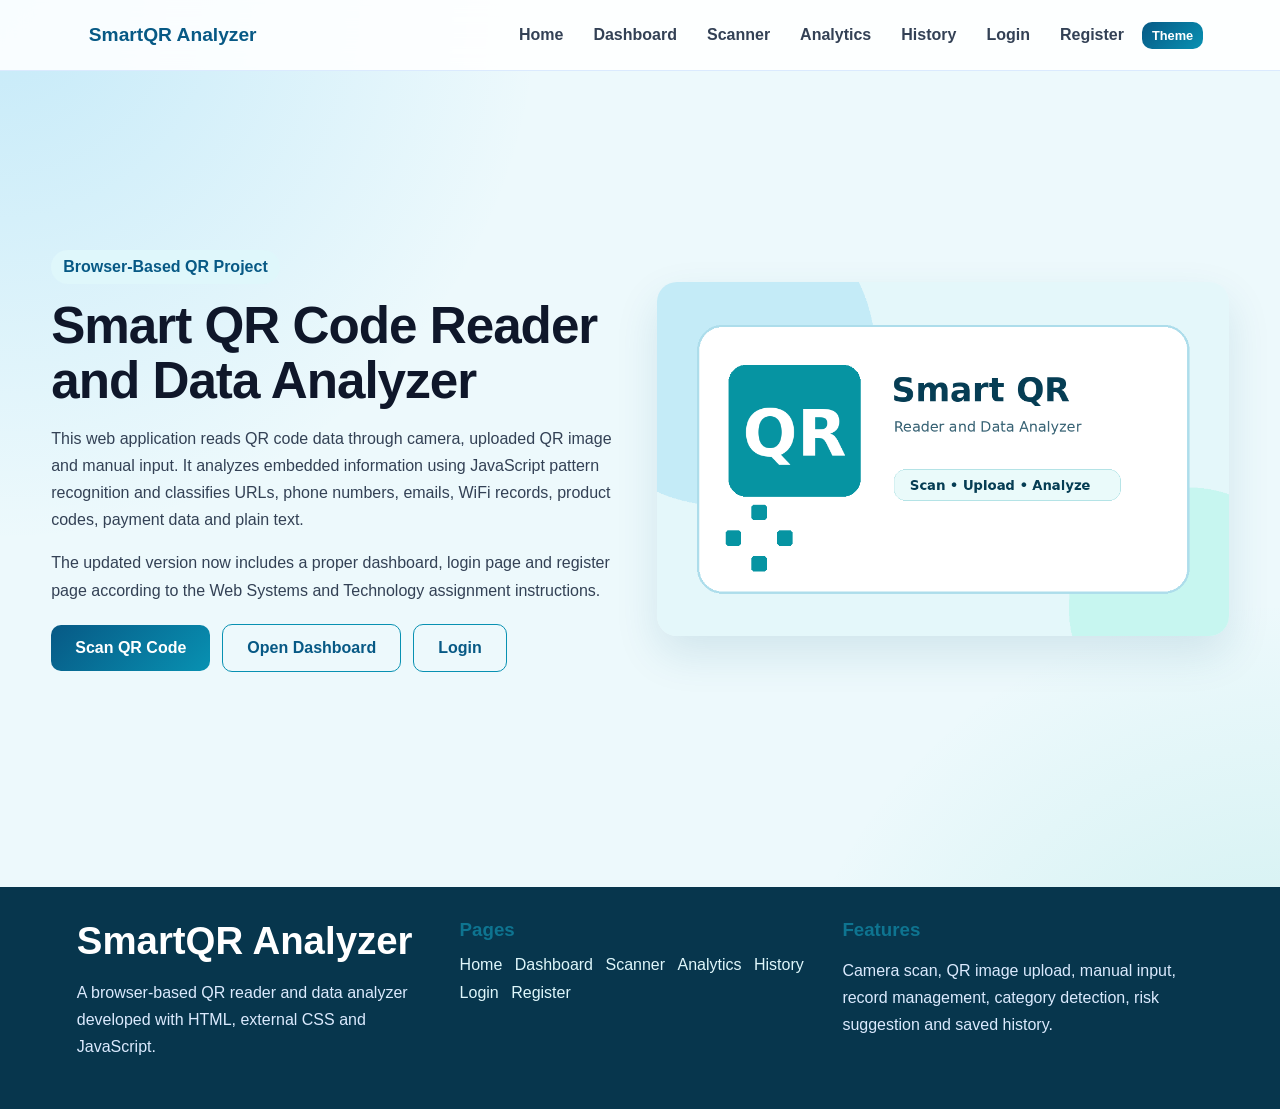
<file: index.html>
<!DOCTYPE html>
<html lang="en">
<head>
  <meta charset="UTF-8">
  <meta name="viewport" content="width=device-width, initial-scale=1.0">
  <title>Smart QR Code Reader and Data Analyzer</title>
  <link rel="stylesheet" href="cssFile/globalStyles.css">
</head>
<body>

<nav>
  <a href="index.html">SmartQR Analyzer</a>
  <button class="menu-toggle" onclick="toggleMenu()">☰</button>
  <ul id="mainMenu">
    <li><a href="index.html">Home</a></li>
    <li><a href="pages/dashboard.html">Dashboard</a></li>
    <li><a href="pages/scanner.html">Scanner</a></li>
    <li><a href="pages/analytics.html">Analytics</a></li>
    <li><a href="pages/history.html">History</a></li>
    <li><a href="pages/login.html">Login</a></li>
    <li><a href="pages/register.html">Register</a></li>
    <li><button class="tiny-button" onclick="toggleTheme()">Theme</button></li>
  </ul>
</nav>

<main class="page">
  <section class="hero">
    <div>
      <span class="badge">Browser-Based QR Project</span>
      <h1>Smart QR Code Reader and Data Analyzer</h1>
      <p>This web application reads QR code data through camera, uploaded QR image and manual input. It analyzes embedded information using JavaScript pattern recognition and classifies URLs, phone numbers, emails, WiFi records, product codes, payment data and plain text.</p>
      <p>The updated version now includes a proper dashboard, login page and register page according to the Web Systems and Technology assignment instructions.</p>
      <div class="actions">
        <a class="link-button lg-button" href="pages/scanner.html">Scan QR Code</a>
        <a class="link-button border-button lg-button" href="pages/dashboard.html">Open Dashboard</a>
        <a class="link-button border-button lg-button" href="pages/login.html">Login</a>
      </div>
    </div>
    <div>
      <img src="sources/image1.png" alt="Smart QR Code Reader and Data Analyzer">
    </div>
  </section>
</main>

<footer>
  <div class="footer-container">
    <div>
      <h2>SmartQR Analyzer</h2>
      <p>A browser-based QR reader and data analyzer developed with HTML, external CSS and JavaScript.</p>
    </div>
    <div>
      <h3>Pages</h3>
      <a href="index.html">Home</a>
      <a href="pages/dashboard.html">Dashboard</a>
      <a href="pages/scanner.html">Scanner</a>
      <a href="pages/analytics.html">Analytics</a>
      <a href="pages/history.html">History</a>
      <a href="pages/login.html">Login</a>
      <a href="pages/register.html">Register</a>
    </div>
    <div>
      <h3>Features</h3>
      <p>Camera scan, QR image upload, manual input, record management, category detection, risk suggestion and saved history.</p>
    </div>
  </div>
</footer>

<script src="jsFile/jsFunctions.js"></script>
</body>
</html>
</file>
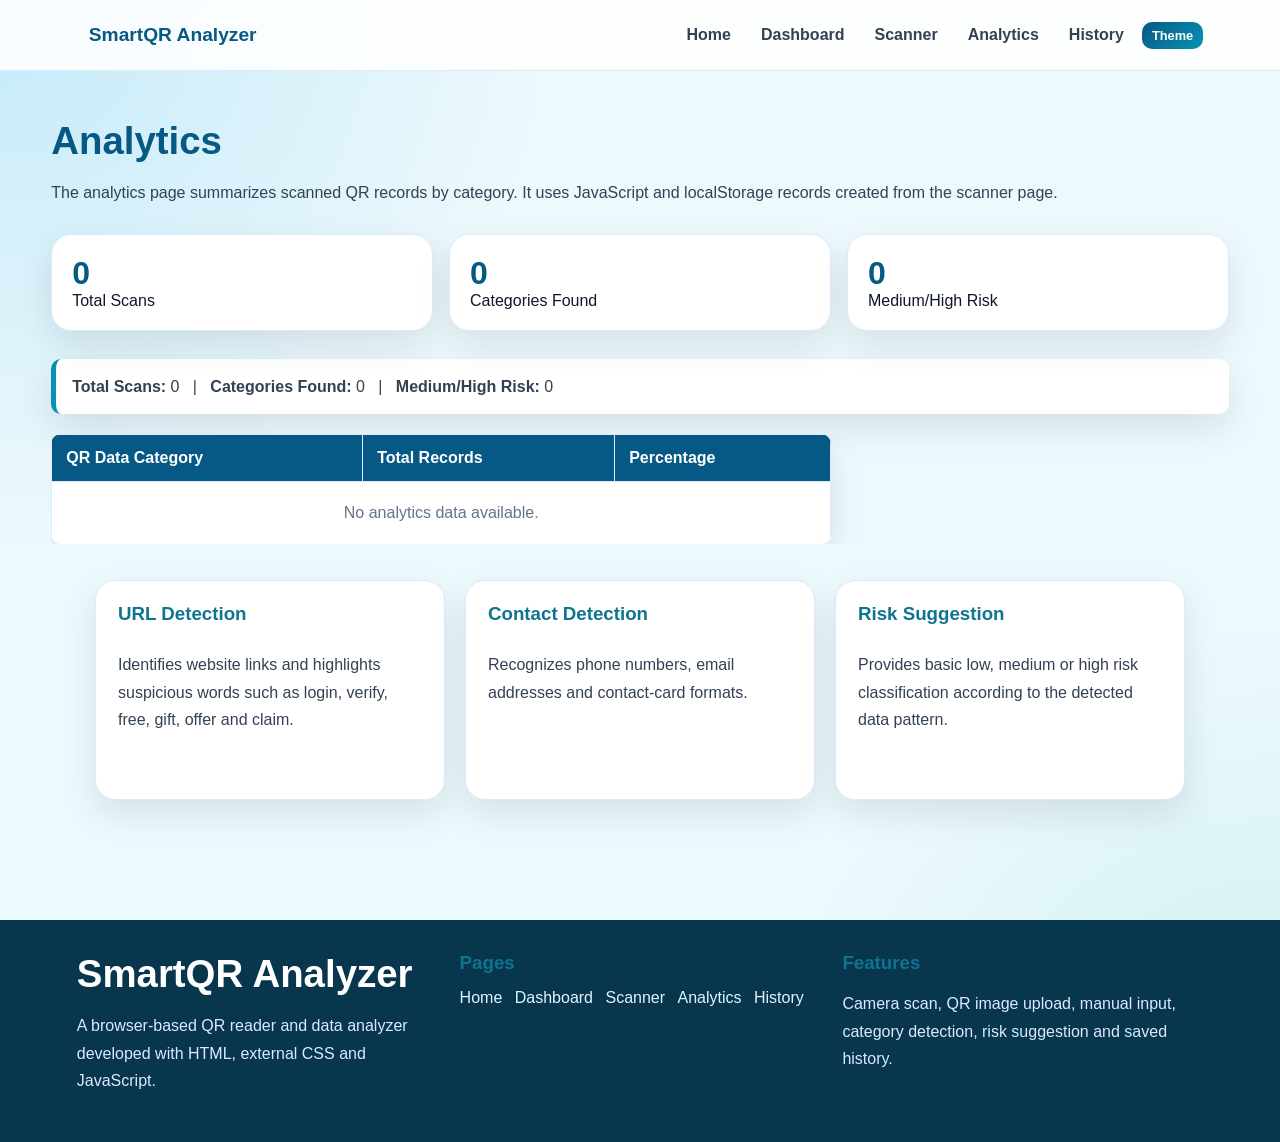
<file: pages/analytics.html>
<!DOCTYPE html>
<html lang="en">
<head>
  <meta charset="UTF-8">
  <meta name="viewport" content="width=device-width, initial-scale=1.0">
  <title>Analytics - SmartQR Analyzer</title>
  <link rel="stylesheet" href="../cssFile/globalStyles.css">
</head>
<body>

<nav>
  <a href="../index.html">SmartQR Analyzer</a>
  <button class="menu-toggle" onclick="toggleMenu()">☰</button>
  <ul id="mainMenu">
    <li><a href="../index.html">Home</a></li>
    <li><a href="../pages/dashboard.html">Dashboard</a></li>
    <li><a href="../pages/scanner.html">Scanner</a></li>
    <li><a href="../pages/analytics.html">Analytics</a></li>
    <li><a href="../pages/history.html">History</a></li>
    <li><button class="tiny-button" onclick="toggleTheme()">Theme</button></li>
  </ul>
</nav>


<main class="page">
  <h2>Analytics</h2>
  <p>The analytics page summarizes scanned QR records by category. It uses JavaScript and localStorage records created from the scanner page.</p>

  <section class="stats-row">
    <div class="stat-box">
      <strong id="totalScansBox">0</strong>
      <span>Total Scans</span>
    </div>
    <div class="stat-box">
      <strong id="categoryBox">0</strong>
      <span>Categories Found</span>
    </div>
    <div class="stat-box">
      <strong id="riskBox">0</strong>
      <span>Medium/High Risk</span>
    </div>
  </section>

  <p id="analyticsSummary" class="notice">
    Analytics summary will appear here.
  </p>

  <section class="table-container">
    <table class="table-bordered" style="min-width:480px; max-width:780px;">
      <thead>
        <tr>
          <th>QR Data Category</th>
          <th>Total Records</th>
          <th>Percentage</th>
        </tr>
      </thead>
      <tbody id="analyticsBody">
        <tr>
          <td colspan="3" class="table-empty">No analytics data available.</td>
        </tr>
      </tbody>
    </table>
  </section>

  <section class="card-container">
    <article class="card">
      <h3>URL Detection</h3>
      <p>Identifies website links and highlights suspicious words such as login, verify, free, gift, offer and claim.</p>
    </article>
    <article class="card">
      <h3>Contact Detection</h3>
      <p>Recognizes phone numbers, email addresses and contact-card formats.</p>
    </article>
    <article class="card">
      <h3>Risk Suggestion</h3>
      <p>Provides basic low, medium or high risk classification according to the detected data pattern.</p>
    </article>
  </section>
</main>


<footer>
  <div class="footer-container">
    <div>
      <h2>SmartQR Analyzer</h2>
      <p>A browser-based QR reader and data analyzer developed with HTML, external CSS and JavaScript.</p>
    </div>
    <div>
      <h3>Pages</h3>
      <a href="../index.html">Home</a>
      <a href="../pages/dashboard.html">Dashboard</a>
      <a href="../pages/scanner.html">Scanner</a>
      <a href="../pages/analytics.html">Analytics</a>
      <a href="../pages/history.html">History</a>
    </div>
    <div>
      <h3>Features</h3>
      <p>Camera scan, QR image upload, manual input, category detection, risk suggestion and saved history.</p>
    </div>
  </div>
</footer>

<script src="../jsFile/jsFunctions.js"></script>
</body>
</html>
</file>
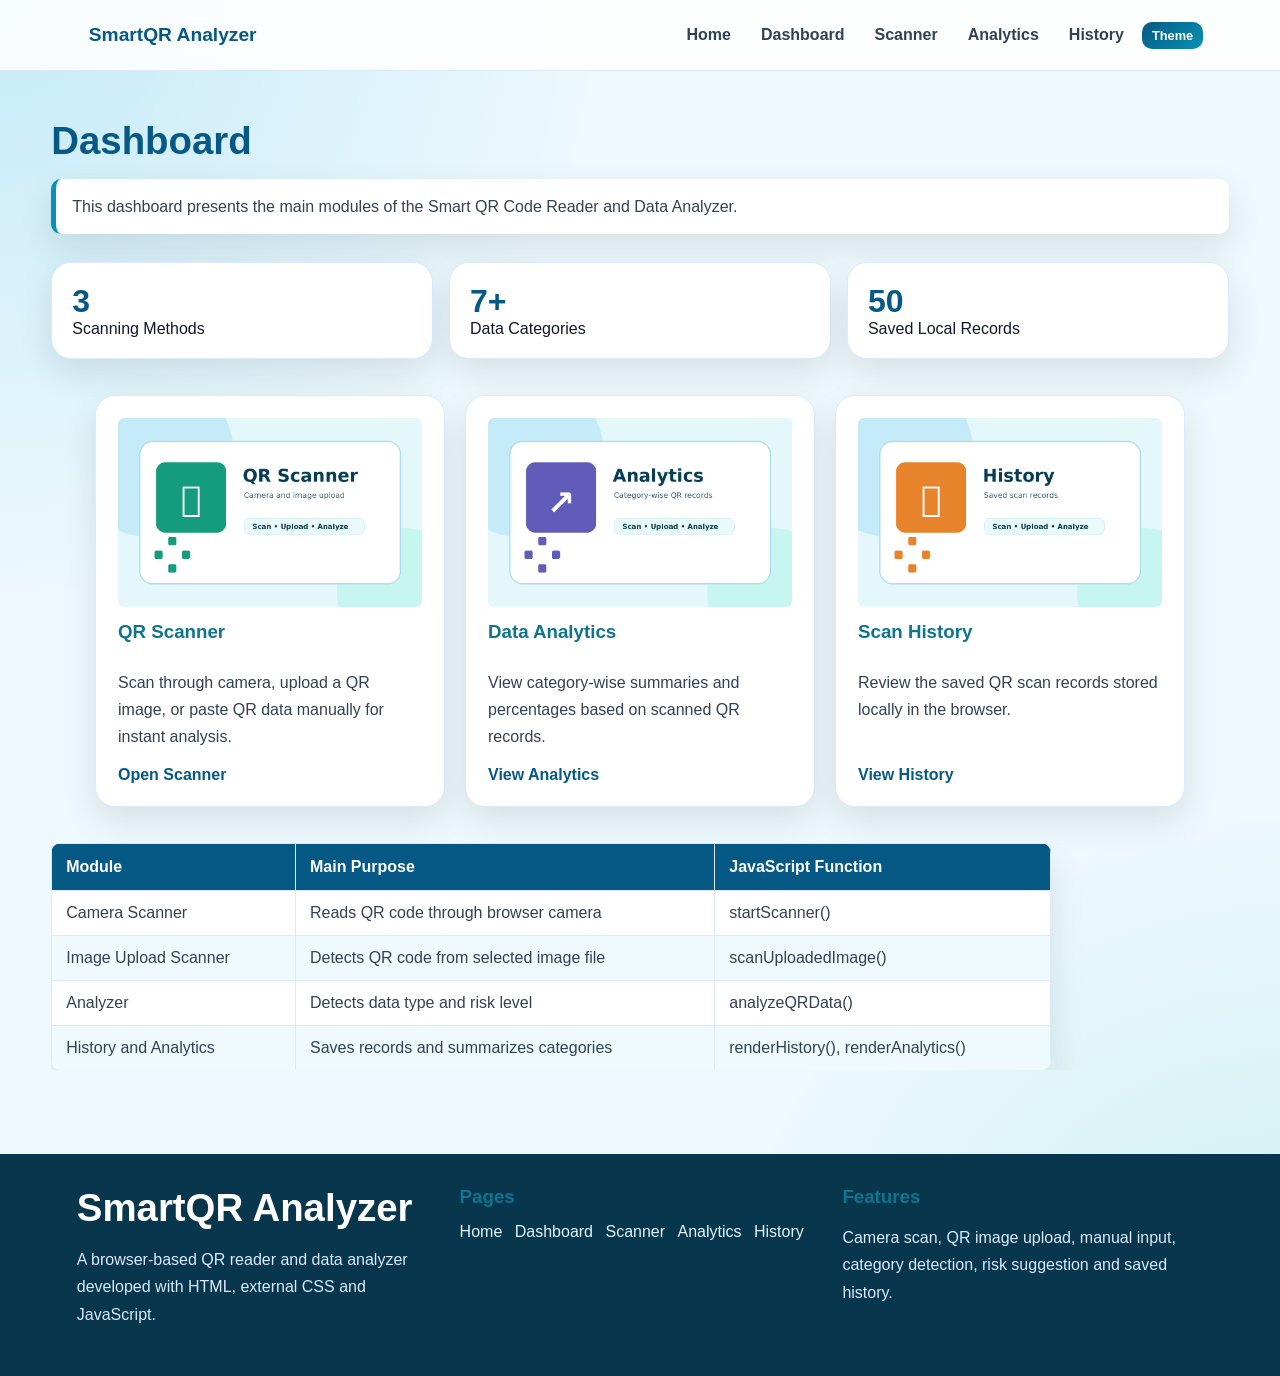
<file: pages/dashboard.html>
<!DOCTYPE html>
<html lang="en">
<head>
  <meta charset="UTF-8">
  <meta name="viewport" content="width=device-width, initial-scale=1.0">
  <title>Dashboard - SmartQR Analyzer</title>
  <link rel="stylesheet" href="../cssFile/globalStyles.css">
</head>
<body>

<nav>
  <a href="../index.html">SmartQR Analyzer</a>
  <button class="menu-toggle" onclick="toggleMenu()">☰</button>
  <ul id="mainMenu">
    <li><a href="../index.html">Home</a></li>
    <li><a href="../pages/dashboard.html">Dashboard</a></li>
    <li><a href="../pages/scanner.html">Scanner</a></li>
    <li><a href="../pages/analytics.html">Analytics</a></li>
    <li><a href="../pages/history.html">History</a></li>
    <li><button class="tiny-button" onclick="toggleTheme()">Theme</button></li>
  </ul>
</nav>


<main class="page">
  <h2>Dashboard</h2>
  <p class="notice">This dashboard presents the main modules of the Smart QR Code Reader and Data Analyzer.</p>

  <section class="stats-row">
    <div class="stat-box">
      <strong>3</strong>
      <span>Scanning Methods</span>
    </div>
    <div class="stat-box">
      <strong>7+</strong>
      <span>Data Categories</span>
    </div>
    <div class="stat-box">
      <strong>50</strong>
      <span>Saved Local Records</span>
    </div>
  </section>

  <section class="card-container">
    <article class="card">
      <img src="../sources/scanner.png" alt="Scanner Module">
      <h3>QR Scanner</h3>
      <p>Scan through camera, upload a QR image, or paste QR data manually for instant analysis.</p>
      <a href="scanner.html">Open Scanner</a>
    </article>

    <article class="card">
      <img src="../sources/analytics.png" alt="Analytics Module">
      <h3>Data Analytics</h3>
      <p>View category-wise summaries and percentages based on scanned QR records.</p>
      <a href="analytics.html">View Analytics</a>
    </article>

    <article class="card">
      <img src="../sources/history.png" alt="History Module">
      <h3>Scan History</h3>
      <p>Review the saved QR scan records stored locally in the browser.</p>
      <a href="history.html">View History</a>
    </article>
  </section>

  <section class="table-container">
    <table class="table-bordered" style="min-width:700px; max-width:1000px;">
      <thead>
        <tr>
          <th>Module</th>
          <th>Main Purpose</th>
          <th>JavaScript Function</th>
        </tr>
      </thead>
      <tbody>
        <tr>
          <td>Camera Scanner</td>
          <td>Reads QR code through browser camera</td>
          <td>startScanner()</td>
        </tr>
        <tr>
          <td>Image Upload Scanner</td>
          <td>Detects QR code from selected image file</td>
          <td>scanUploadedImage()</td>
        </tr>
        <tr>
          <td>Analyzer</td>
          <td>Detects data type and risk level</td>
          <td>analyzeQRData()</td>
        </tr>
        <tr>
          <td>History and Analytics</td>
          <td>Saves records and summarizes categories</td>
          <td>renderHistory(), renderAnalytics()</td>
        </tr>
      </tbody>
    </table>
  </section>
</main>


<footer>
  <div class="footer-container">
    <div>
      <h2>SmartQR Analyzer</h2>
      <p>A browser-based QR reader and data analyzer developed with HTML, external CSS and JavaScript.</p>
    </div>
    <div>
      <h3>Pages</h3>
      <a href="../index.html">Home</a>
      <a href="../pages/dashboard.html">Dashboard</a>
      <a href="../pages/scanner.html">Scanner</a>
      <a href="../pages/analytics.html">Analytics</a>
      <a href="../pages/history.html">History</a>
    </div>
    <div>
      <h3>Features</h3>
      <p>Camera scan, QR image upload, manual input, category detection, risk suggestion and saved history.</p>
    </div>
  </div>
</footer>

<script src="../jsFile/jsFunctions.js"></script>
</body>
</html>
</file>
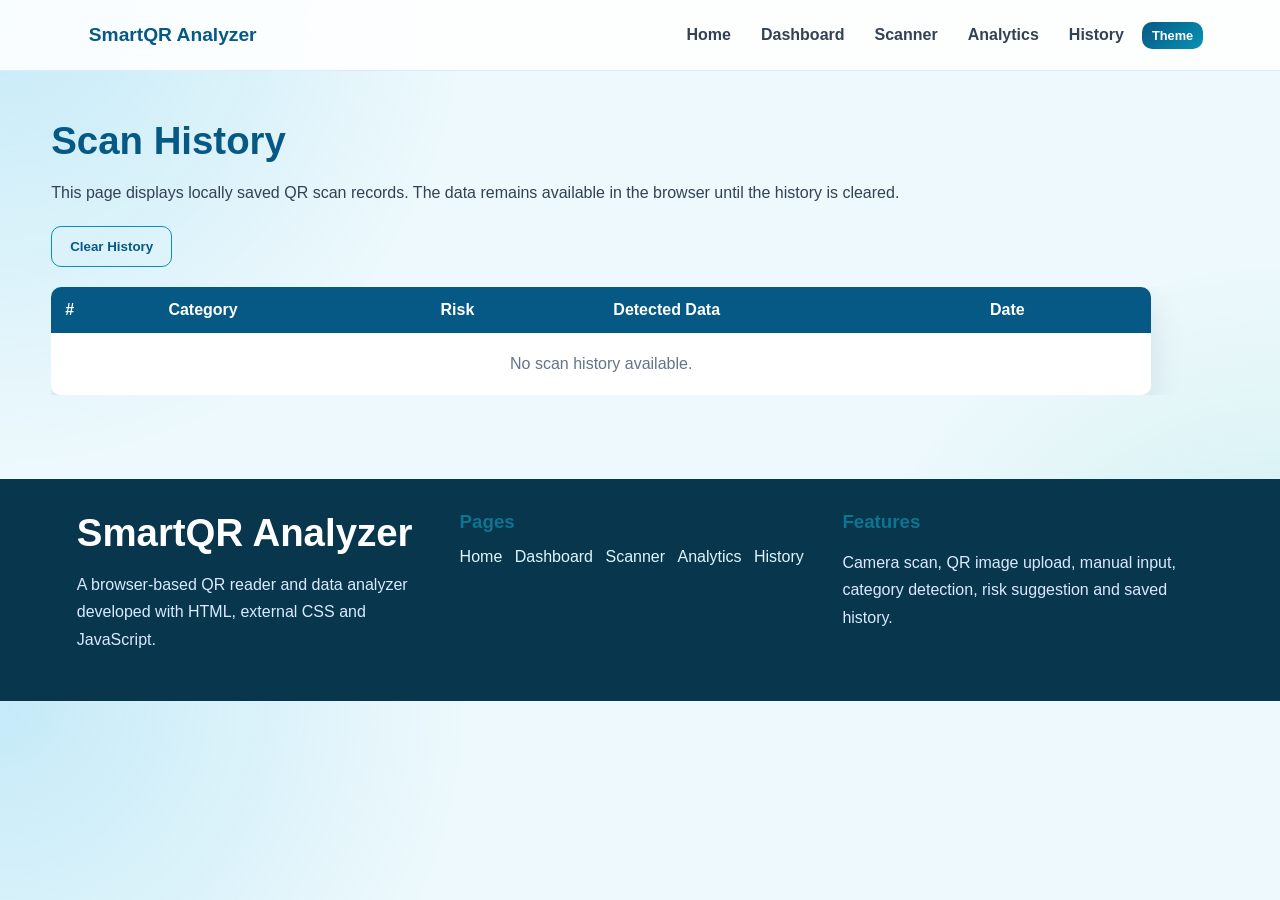
<file: pages/history.html>
<!DOCTYPE html>
<html lang="en">
<head>
  <meta charset="UTF-8">
  <meta name="viewport" content="width=device-width, initial-scale=1.0">
  <title>History - SmartQR Analyzer</title>
  <link rel="stylesheet" href="../cssFile/globalStyles.css">
</head>
<body>

<nav>
  <a href="../index.html">SmartQR Analyzer</a>
  <button class="menu-toggle" onclick="toggleMenu()">☰</button>
  <ul id="mainMenu">
    <li><a href="../index.html">Home</a></li>
    <li><a href="../pages/dashboard.html">Dashboard</a></li>
    <li><a href="../pages/scanner.html">Scanner</a></li>
    <li><a href="../pages/analytics.html">Analytics</a></li>
    <li><a href="../pages/history.html">History</a></li>
    <li><button class="tiny-button" onclick="toggleTheme()">Theme</button></li>
  </ul>
</nav>


<main class="page">
  <h2>Scan History</h2>
  <p>This page displays locally saved QR scan records. The data remains available in the browser until the history is cleared.</p>

  <div class="actions">
    <button class="border-button" onclick="clearHistory()">Clear History</button>
  </div>

  <p id="historyNotice"></p>

  <section class="table-container">
    <table style="min-width:820px; max-width:1100px;">
      <thead>
        <tr>
          <th>#</th>
          <th>Category</th>
          <th>Risk</th>
          <th>Detected Data</th>
          <th>Date</th>
        </tr>
      </thead>
      <tbody id="historyBody">
        <tr>
          <td colspan="5" class="table-empty">No scan history available.</td>
        </tr>
      </tbody>
    </table>
  </section>
</main>


<footer>
  <div class="footer-container">
    <div>
      <h2>SmartQR Analyzer</h2>
      <p>A browser-based QR reader and data analyzer developed with HTML, external CSS and JavaScript.</p>
    </div>
    <div>
      <h3>Pages</h3>
      <a href="../index.html">Home</a>
      <a href="../pages/dashboard.html">Dashboard</a>
      <a href="../pages/scanner.html">Scanner</a>
      <a href="../pages/analytics.html">Analytics</a>
      <a href="../pages/history.html">History</a>
    </div>
    <div>
      <h3>Features</h3>
      <p>Camera scan, QR image upload, manual input, category detection, risk suggestion and saved history.</p>
    </div>
  </div>
</footer>

<script src="../jsFile/jsFunctions.js"></script>
</body>
</html>
</file>
<file: cssFile/globalStyles.css>
/* =========================================================
   DESIGN SYSTEM
========================================================= */
:root {
  --brand-primary-color: #075985;
  --brand-secondary-color: #0891b2;
  --brand-third-color: #0f766e;
  --brand-fourth-color: #1d4ed8;
  --brand-accent-color: #f59e0b;

  --bg-main: #edf9fc;
  --bg-card: #ffffff;
  --bg-soft: #dff7fb;

  --text-primary-color: #0f172a;
  --text-secondary-color: #334155;
  --text-muted-color: #64748b;
  --text-focus-color: #075985;
  --text-highlighted-color: #0e7490;

  --border-primary-color: #bae6fd;
  --border-secondary-color: #a5f3fc;
  --border-muted-color: #dbeafe;
  --border-focus-color: #0891b2;
  --border-highlighted-color: #fbbf24;

  --radius-sm: 6px;
  --radius-md: 10px;
  --radius-lg: 20px;
  --shadow-soft: 0 14px 34px rgba(15, 23, 42, 0.10);
  --shadow-card: 0 18px 44px rgba(8, 89, 120, 0.12);
  --transition: 0.3s ease;
}

/* =========================================================
   DARK MODE
========================================================= */
[data-theme="dark"] {
  --bg-main: #071923;
  --bg-card: #0f2633;
  --bg-soft: #123447;

  --text-primary-color: #f8fafc;
  --text-secondary-color: #cbd5e1;
  --text-muted-color: #94a3b8;
  --text-focus-color: #67e8f9;
  --text-highlighted-color: #22d3ee;

  --border-primary-color: #155e75;
  --border-secondary-color: #164e63;
  --border-muted-color: #334155;
  --border-focus-color: #22d3ee;
  --border-highlighted-color: #f59e0b;
}

/* =========================================================
   GLOBAL BASE
========================================================= */
* {
  box-sizing: border-box;
}

body {
  margin: 0;
  font-family: Arial, Helvetica, sans-serif;
  background:
    radial-gradient(circle at top left, rgba(14, 165, 233, 0.18), transparent 32%),
    radial-gradient(circle at bottom right, rgba(20, 184, 166, 0.16), transparent 30%),
    var(--bg-main);
  color: var(--text-primary-color);
}

a {
  color: inherit;
}

img {
  max-width: 100%;
}

/* =========================================================
   GLOBAL BUTTON SYSTEM
========================================================= */
button {
  border: none;
  border-radius: var(--radius-md);
  background: linear-gradient(135deg, var(--brand-primary-color), var(--brand-secondary-color));
  color: #ffffff;
  padding: 12px 18px;
  font-weight: 700;
  cursor: pointer;
  transition: var(--transition);
}

button:hover {
  transform: translateY(-2px);
  box-shadow: 0 12px 22px rgba(8, 145, 178, 0.22);
}

.link-button {
  display: inline-flex;
  align-items: center;
  justify-content: center;
  text-decoration: none;
  border-radius: var(--radius-md);
  background: linear-gradient(135deg, var(--brand-primary-color), var(--brand-secondary-color));
  color: #ffffff;
  padding: 12px 18px;
  font-weight: 700;
  transition: var(--transition);
}

.link-button:hover {
  transform: translateY(-2px);
  box-shadow: 0 12px 22px rgba(8, 145, 178, 0.22);
}

button.lg-button,
.link-button.lg-button {
  padding: 14px 24px;
  font-size: 1rem;
}

button.sm-button,
.link-button.sm-button {
  padding: 9px 14px;
  font-size: 0.9rem;
}

button.tiny-button,
.link-button.tiny-button {
  padding: 6px 10px;
  font-size: 0.8rem;
}

button.border-button,
.link-button.border-button {
  background: transparent;
  color: var(--brand-primary-color);
  border: 1px solid var(--border-focus-color);
  box-shadow: none;
}

/* =========================================================
   SELECT INPUT USED IN FORMS
========================================================= */
select {
  width: 100%;
  padding: 12px;
  border: 1px solid var(--border-primary-color);
  border-radius: var(--radius-md);
  color: var(--text-primary-color);
  background: var(--bg-card);
  outline: none;
}

select:hover {
  border-color: var(--border-focus-color);
}

select:focus {
  border-color: var(--border-focus-color);
  box-shadow: 0 0 0 3px rgba(8, 145, 178, 0.18);
}

select:disabled {
  opacity: 0.6;
  cursor: not-allowed;
}

.select-container {
  width: 100%;
}

/* =========================================================
   TYPOGRAPHY
========================================================= */
h1 {
  margin: 0 0 14px;
  font-size: clamp(2.1rem, 4vw, 3.8rem);
  line-height: 1.08;
  letter-spacing: -1px;
  color: var(--text-primary-color);
}

h2 {
  margin: 0 0 12px;
  font-size: clamp(1.6rem, 3vw, 2.4rem);
  color: var(--text-focus-color);
}

h3 {
  margin: 0 0 10px;
  color: var(--text-highlighted-color);
}

h4 {
  margin: 0 0 8px;
  color: var(--text-secondary-color);
}

p {
  color: var(--text-secondary-color);
  line-height: 1.7;
}

/* =========================================================
   NAV BUTTON
========================================================= */
nav button {
  padding: 9px 12px;
}

nav button:hover {
  transform: none;
}

nav a {
  display: inline-flex;
  padding: 10px 12px;
  text-decoration: none;
  border-radius: var(--radius-sm);
  color: var(--text-secondary-color);
  font-weight: 700;
}

nav a:hover {
  color: var(--brand-primary-color);
  background: var(--bg-soft);
}

/* =========================================================
   NAVBAR RESPONSIVE
========================================================= */
nav {
  display: flex;
  align-items: center;
  justify-content: space-between;
  gap: 18px;
  padding: 14px 6%;
  background: rgba(255, 255, 255, 0.88);
  border-bottom: 1px solid var(--border-muted-color);
  position: sticky;
  top: 0;
  z-index: 10;
  backdrop-filter: blur(14px);
}

[data-theme="dark"] nav {
  background: rgba(15, 38, 51, 0.88);
}

nav > a {
  font-weight: 900;
  color: var(--brand-primary-color);
  font-size: 1.2rem;
}

nav ul {
  display: flex;
  align-items: center;
  justify-content: flex-end;
  gap: 6px;
  list-style: none;
  margin: 0;
  padding: 0;
}

nav li {
  position: relative;
}

/* =========================================================
   HAMBURGER BUTTON IN NAVBAR
========================================================= */
.menu-toggle {
  display: none;
  background: var(--brand-primary-color);
}

/* =========================================================
   MOBILE NAVBAR
========================================================= */
@media (max-width: 768px) {
  .menu-toggle {
    display: inline-flex;
  }

  nav {
    align-items: flex-start;
    flex-wrap: wrap;
  }

  nav ul {
    display: none;
    width: 100%;
    flex-direction: column;
    align-items: stretch;
  }

  nav ul.open {
    display: flex;
  }

  nav ul li {
    width: 100%;
  }

  nav ul li a {
    width: 100%;
  }
}

/* =========================================================
   PAGE CONTENT
========================================================= */
.page {
  width: min(1180px, 92%);
  margin: 0 auto;
  padding: 48px 0;
}

.hero {
  display: flex;
  align-items: center;
  justify-content: space-between;
  gap: 34px;
  min-height: 76vh;
}

.hero > div {
  flex: 1 1 360px;
}

.hero img {
  border-radius: var(--radius-lg);
  box-shadow: var(--shadow-card);
}

.actions {
  display: flex;
  align-items: center;
  flex-wrap: wrap;
  gap: 12px;
  margin-top: 20px;
}

.badge {
  display: inline-flex;
  margin-bottom: 14px;
  padding: 8px 12px;
  border-radius: 99px;
  color: var(--brand-primary-color);
  background: var(--bg-soft);
  font-weight: 800;
}

.notice {
  padding: 14px 16px;
  border-left: 5px solid var(--brand-secondary-color);
  background: var(--bg-card);
  border-radius: var(--radius-md);
  box-shadow: var(--shadow-soft);
}

.stats-row {
  display: flex;
  flex-wrap: wrap;
  gap: 16px;
  margin: 28px 0;
}

.stat-box {
  flex: 1 1 180px;
  padding: 20px;
  background: var(--bg-card);
  border-radius: var(--radius-lg);
  border: 1px solid var(--border-muted-color);
  box-shadow: var(--shadow-soft);
}

.stat-box strong {
  display: block;
  color: var(--brand-primary-color);
  font-size: 2rem;
}

/* =========================================================
   CARD SYSTEM
========================================================= */
.card-container {
  display: flex;
  flex-wrap: wrap;
  justify-content: center;
  gap: 20px;
  margin: 36px 12px;
}

.card {
  display: flex;
  flex-direction: column;
  flex: 1 1 260px;
  max-width: 350px;
  min-height: 220px;
  padding: 22px;
  background: var(--bg-card);
  border: 1px solid var(--border-muted-color);
  border-radius: var(--radius-lg);
  box-shadow: var(--shadow-soft);
  transition: var(--transition);
}

.card:hover {
  transform: translateY(-6px);
  border-color: var(--border-focus-color);
  box-shadow: var(--shadow-card);
}

.card img {
  width: 100%;
  height: auto;
  object-fit: contain;
  border-radius: var(--radius-sm);
  margin-bottom: 14px;
}

.card a {
  background: none;
  color: var(--brand-primary-color);
  text-decoration: none;
  font-weight: 800;
  margin-top: auto;
}

.card a:hover {
  color: var(--brand-secondary-color);
  background: none;
}

/* =========================================================
   FORM SYSTEM
========================================================= */
.form-container {
  width: min(760px, 94%);
  margin: 28px auto;
  padding: 28px;
  background: var(--bg-card);
  border: 1px solid var(--border-muted-color);
  border-radius: var(--radius-lg);
  box-shadow: var(--shadow-soft);
}

form div {
  margin-bottom: 12px;
}

label {
  display: block;
  margin-bottom: 6px;
  color: var(--text-secondary-color);
  font-weight: 800;
}

input {
  width: 100%;
  padding: 12px;
  border: 1px solid var(--border-primary-color);
  border-radius: var(--radius-md);
  background: var(--bg-card);
  color: var(--text-primary-color);
  outline: none;
}

input:focus {
  border-color: var(--border-focus-color);
  box-shadow: 0 0 0 3px rgba(8, 145, 178, 0.18);
}

form textarea {
  width: 100%;
  min-height: 130px;
  padding: 12px;
  border: 1px solid var(--border-primary-color);
  border-radius: var(--radius-md);
  background: var(--bg-card);
  color: var(--text-primary-color);
  resize: vertical;
  outline: none;
}

form textarea:focus {
  border-color: var(--border-focus-color);
  box-shadow: 0 0 0 3px rgba(8, 145, 178, 0.18);
}

/* =========================================================
   SCANNER SYSTEM
========================================================= */
.scanner-box {
  display: flex;
  flex-direction: column;
  align-items: center;
  gap: 16px;
}

.scan-panel {
  display: flex;
  align-items: stretch;
  justify-content: center;
  flex-wrap: wrap;
  gap: 20px;
  width: 100%;
}

.scan-panel > section {
  flex: 1 1 360px;
  max-width: 560px;
}

video,
.preview-box {
  width: 100%;
  min-height: 310px;
  border: 2px dashed var(--border-focus-color);
  border-radius: var(--radius-lg);
  background: var(--bg-card);
  box-shadow: var(--shadow-soft);
}

.preview-box {
  display: flex;
  align-items: center;
  justify-content: center;
  text-align: center;
  padding: 22px;
  overflow: hidden;
}

.preview-box img {
  max-height: 280px;
  object-fit: contain;
  border-radius: var(--radius-md);
}

.result-box {
  width: min(900px, 100%);
  padding: 18px;
  border-radius: var(--radius-lg);
  background: var(--bg-card);
  border: 1px solid var(--border-muted-color);
  box-shadow: var(--shadow-soft);
  word-break: break-word;
}

.file-input {
  border: 2px dashed var(--border-primary-color);
  padding: 18px;
  border-radius: var(--radius-lg);
  background: var(--bg-soft);
}

/* =========================================================
   TABLE SYSTEM
========================================================= */
.table-container {
  width: 100%;
  overflow-x: auto;
  margin-top: 20px;
}

table {
  width: 100%;
  border-collapse: collapse;
  border-radius: var(--radius-md);
  overflow: hidden;
  background: var(--bg-card);
  box-shadow: var(--shadow-soft);
}

table thead {
  background: var(--brand-primary-color);
  color: #ffffff;
}

table th {
  text-align: left;
  padding: 14px;
}

table td {
  padding: 13px 14px;
  color: var(--text-secondary-color);
  border-bottom: 1px solid var(--border-muted-color);
}

table tbody tr:nth-child(odd) {
  background: #ffffff;
}

table tbody tr:nth-child(even) {
  background: #effafe;
}

[data-theme="dark"] table tbody tr:nth-child(odd) {
  background: #0f2633;
}

[data-theme="dark"] table tbody tr:nth-child(even) {
  background: #123447;
}

table tbody tr:hover {
  background: #dff7fb;
}

[data-theme="dark"] table tbody tr:hover {
  background: #164e63;
}

table tbody tr:last-child td {
  border-bottom: none;
}

.table-compact th,
.table-compact td {
  padding: 9px 10px;
}

.table-bordered th,
.table-bordered td {
  border: 1px solid var(--border-muted-color);
}

.table-striped tbody tr:nth-child(even) {
  background: #e0f7fb;
}

td {
  vertical-align: top;
}

.table-empty {
  text-align: center;
  color: var(--text-muted-color);
  padding: 22px;
}

.table-row-selected {
  background: #fef3c7 !important;
}

/* =========================================================
   FOOTER SYSTEM
========================================================= */
footer {
  background: #07364d;
  color: #ffffff;
  margin-top: 36px;
  padding: 32px 6%;
}

.footer-container {
  display: flex;
  justify-content: space-between;
  gap: 22px;
  flex-wrap: wrap;
}

.footer-container > div {
  flex: 1 1 230px;
}

footer a {
  color: #dff7fb;
  text-decoration: none;
  display: inline-flex;
  margin: 5px 8px 5px 0;
}

footer a:hover {
  color: var(--brand-accent-color);
}

footer p {
  color: #dbeafe;
}

footer h1,
footer h2 {
  color: #ffffff;
}

/* =========================================================
   MEDIA QUERIES
========================================================= */
@media (max-width: 900px) {
  .hero {
    flex-direction: column;
    text-align: center;
    min-height: auto;
  }

  .actions {
    justify-content: center;
  }
}

@media (max-width: 560px) {
  .page {
    width: 94%;
    padding: 32px 0;
  }

  .form-container {
    padding: 20px;
  }

  .card {
    max-width: 100%;
  }

  table th,
  table td {
    padding: 10px;
    font-size: 0.9rem;
  }
}
</file>
